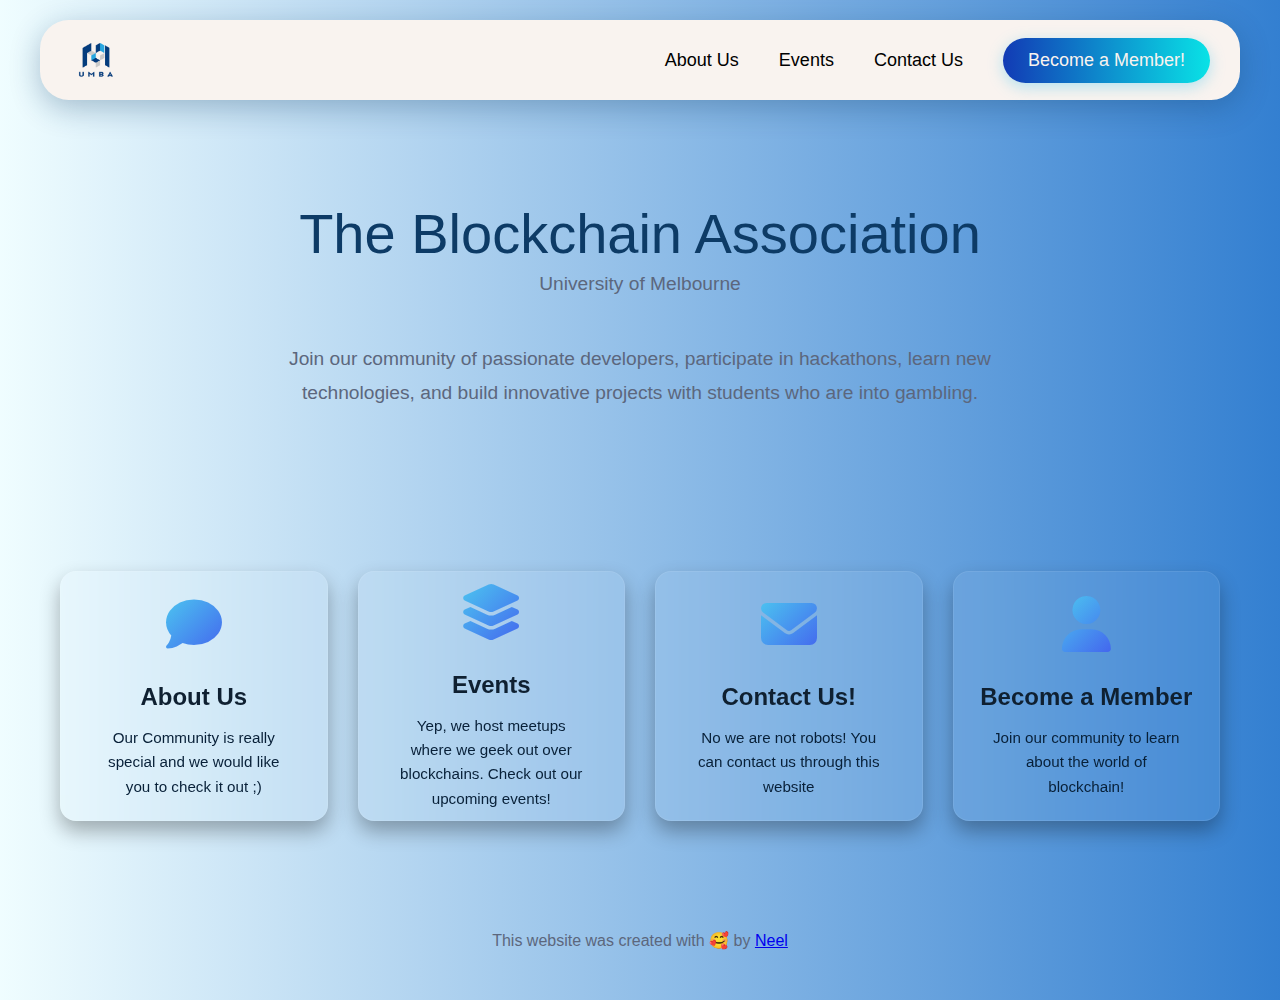
<file: index.html>
<!DOCTYPE html>
<html lang="en">
<head>
    <meta charset="UTF-8">
    <meta name="viewport" content="width=device-width, initial-scale=1.0">
    <link rel="icon" href="/favicon.png" type="image/png">
    <link rel="stylesheet" href="./src/css/block.css">
    <link rel="stylesheet" href="./src/css/navbar.css">
    <link rel="stylesheet" href="https://cdnjs.cloudflare.com/ajax/libs/font-awesome/6.4.0/css/all.min.css">
    <title>Document</title>
</head>
<body>

 <div class="container">
        <!-- Navigation Bar -->
        <nav>
             <a href="./index.html">
            <div class="logo">
                <div class="logo-icon">
                    <img src="./src/img/logo-removebg.png" alt="">
                </div>
                <div class="logo-text"></div>
            </div>
            </a>
            
            <div class="nav-links">
                <a href="./aboutus.html">About Us</a>
                <a href="./events.html">Events</a>
                <a href="./contactus.html">Contact Us</a>
       
          <button class="member-btn">
              <a href="https://umsu.unimelb.edu.au/buddy-up/clubs/clubs-listing/join/9627/" target="_blank">Become a Member!</a>
             </button>

            </div>
            
            <button class="hamburger" id="hamburger">
                <span></span>
                <span></span>
                <span></span>
            </button>
        </nav>
        
        <!-- Mobile Menu -->
        <div class="mobile-menu" id="mobileMenu">
            <a href="./aboutus.html">About Us</a>
            <a href="./events.html">Events</a>
            <a href="./contactus.html">Contact Us</a>
            <a class="member-btn" href="https://umsu.unimelb.edu.au/buddy-up/clubs/clubs-listing/join/9627/" target="_blank">Become a Member!</a>
        </div>
        
        <div class="overlay" id="overlay"></div>
        
        <!-- Hero Section -->
        <div class="hero">
            <span>The Blockchain Association</span>
<p>University of Melbourne</p>
            <p>Join our community of passionate developers, participate in hackathons, learn new technologies, and build innovative projects with students who are into gambling.</p>
            <!-- <div class="hero-btns">
                <a href="#" class="btn primary-btn">Upcoming Events</a>
                <a href="#" class="btn secondary-btn">View Projects</a>
            </div> -->
        </div>
        





            <div class="container">
        
        <div class="grid">
            <a href="./aboutus.html">
            <div class="block">
                <div class="block-icon">
                    <i class="fas fa-comment"></i>
                </div>
                <h3 class="block-title">About Us</h3>
                <p class="block-desc">Our Community is really special and we would like you to check it out ;)</p>
            </div>
            </a>
            <a href="./events.html">
            <div class="block">
                <div class="block-icon">
                    <i class="fas fa-layer-group"></i>
                </div>
                <h3 class="block-title">Events</h3>
                <p class="block-desc">Yep, we host meetups where we geek out over blockchains. Check out our upcoming events!</p>
            </div>
            </a>
            <a href="./contactus.html">
            <div class="block">
                <div class="block-icon">
                    <i class="fas fa-envelope"></i>
                </div>
                <h3 class="block-title">Contact Us!</h3>
                <p class="block-desc">No we are not robots! You can contact us through this website</p>
            </div>
            </a>
            <a href="https://umsu.unimelb.edu.au/buddy-up/clubs/clubs-listing/join/9627/" target="_blank">
            <div class="block">
                <div class="block-icon">
                    <i class="fas fa-user"></i>
                </div>
                <h3 class="block-title">Become a Member</h3>
                <p class="block-desc">Join our community to learn about the world of blockchain!</p>
            </div>
            </a>

            </div>
        

            </div>
        </div>
        

    </div>
        


        <script>
        // Mobile menu toggle
        const hamburger = document.getElementById('hamburger');
        const mobileMenu = document.getElementById('mobileMenu');
        const overlay = document.getElementById('overlay');
        
        hamburger.addEventListener('click', () => {
            hamburger.classList.toggle('active');
            mobileMenu.classList.toggle('active');
            overlay.classList.toggle('active');
        });
        
        overlay.addEventListener('click', () => {
            hamburger.classList.remove('active');
            mobileMenu.classList.remove('active');
            overlay.classList.remove('active');
        });
    </script>
</body>
<footer>This website was created with 🥰 by <a href="https://www.linkedin.com/in/neelanchal-agarkar-2905aa234/">Neel</a></footer>
</html>
<!-- 
----------------------------------------- -->
</file>
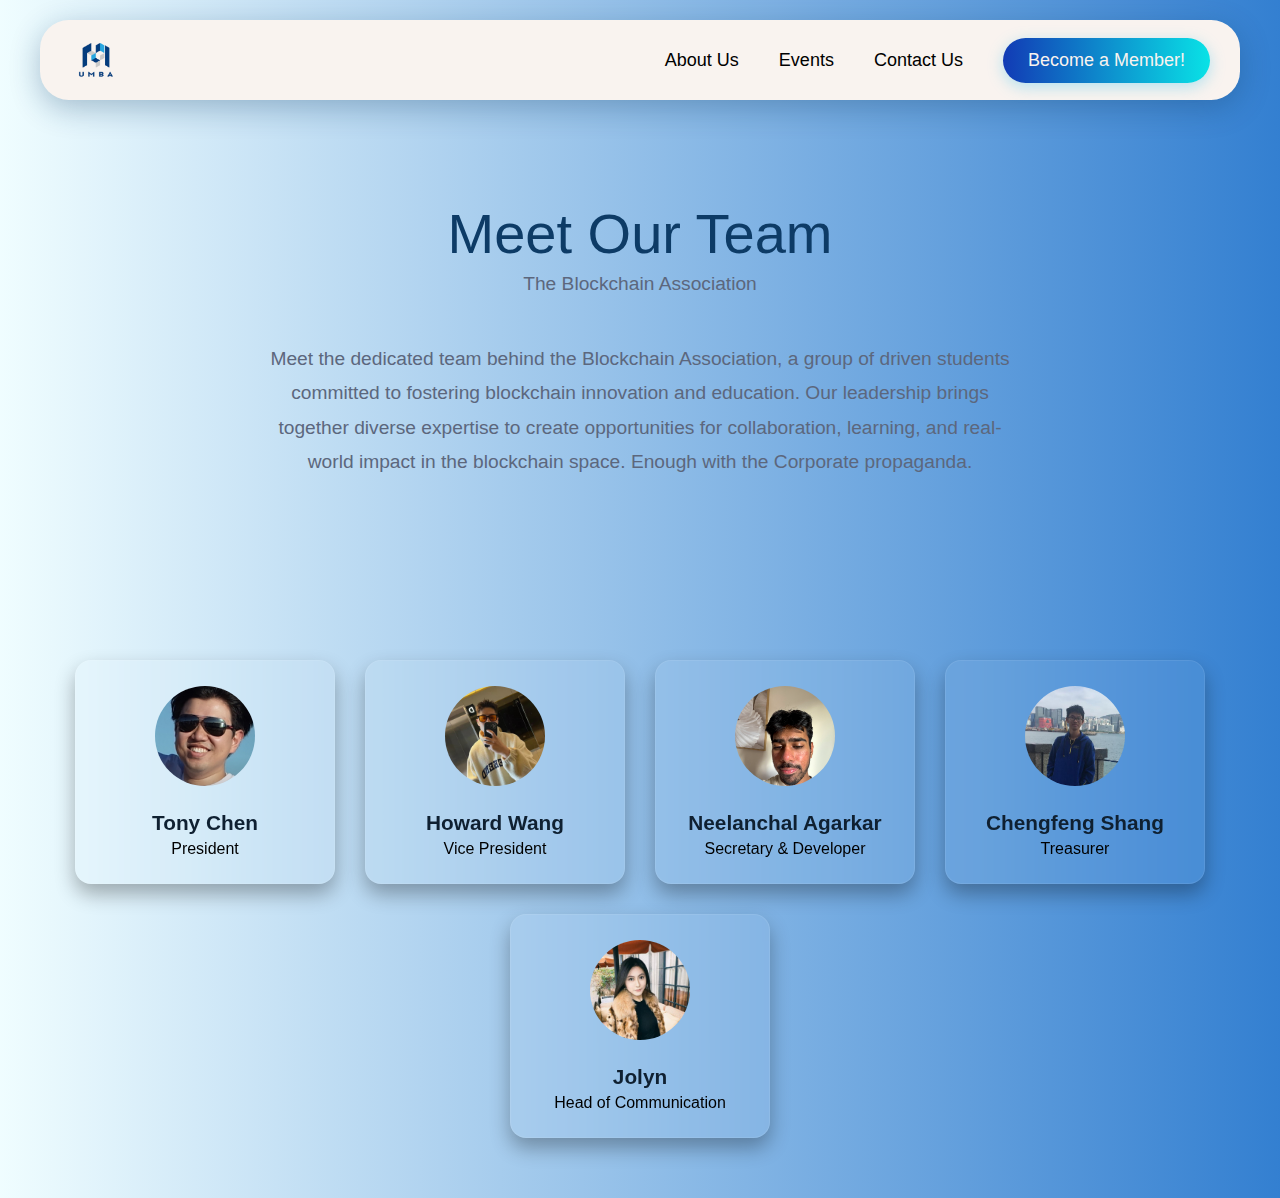
<file: aboutus.html>
<!DOCTYPE html>
<html lang="en">
<head>
    <meta charset="UTF-8">
    <meta name="viewport" content="width=device-width, initial-scale=1.0">
    <link rel="icon" href="/favicon.png" type="image/png">
    <link rel="stylesheet" href="./aboutus/block.css">
    <link rel="stylesheet" href="./aboutus/navbar.css">
    <link rel="stylesheet" href="https://cdnjs.cloudflare.com/ajax/libs/font-awesome/6.4.0/css/all.min.css">
    <title>About Us</title>
</head>
<body>

 <div class="container">
        <!-- Navigation Bar -->
        <nav>
            <a href="./index.html">
            <div class="logo">
                <div class="logo-icon">
                    <img src="./src/img/logo-removebg.png" alt="">
                </div>
                <div class="logo-text"></div>
            </div>
            </a>
            
            <div class="nav-links">
                <a href="./aboutus.html">About Us</a>
                <a href="./events.html">Events</a>
                <a href="./contactus.html">Contact Us</a>

          <button class="member-btn">
              <a href="https://umsu.unimelb.edu.au/buddy-up/clubs/clubs-listing/join/9627/" target="_blank">Become a Member!</a>
             </button>

            </div>
            
            <button class="hamburger" id="hamburger">
                <span></span>
                <span></span>
                <span></span>
            </button>
        </nav>
        
        <!-- Mobile Menu -->
        <div class="mobile-menu" id="mobileMenu">
            <a href="./aboutus.html">About Us</a>
            <a href="./events.html">Events</a>
            <a href="./contactus.html">Contact Us</a>

            <a class="member-btn" href="https://umsu.unimelb.edu.au/buddy-up/clubs/clubs-listing/join/9627/" target="_blank">Become a Member!</a>
        </div>
        
        <div class="overlay" id="overlay"></div>
        
        <!-- Hero Section -->
        <div class="hero">
            <span>Meet Our Team</span>
            <p>The Blockchain Association</p>
            <p>
                Meet the dedicated team behind the Blockchain Association, a group of driven students committed to fostering 
                blockchain innovation and education. Our leadership brings together diverse expertise to create opportunities 
                for collaboration, learning, and real-world impact in the blockchain space. Enough with the Corporate propaganda.
            </p>
            <!-- <div class="hero-btns">
                <a href="#" class="btn primary-btn">Upcoming Events</a>
                <a href="#" class="btn secondary-btn">View Projects</a>
            </div> -->
        </div>
    
         <section class="about-us">
    <div class="content-part1-right">
      <div class="team-member">
        
        <div class="member-card">
          <img src="./aboutus/img/member1.jpg" alt="Tony Chen">
          <h3 class="name">Tony Chen</h3>
          <p class="role">President</p>
        </div>

        <div class="member-card">
          <img src="./aboutus/img/member2.jpg" alt="Howard Wang">
          <h3 class="name">Howard Wang</h3>
          <p class="role">Vice President</p>
        </div>

        <div class="member-card">
          <img src="./aboutus/img/member3.jpg" alt="Neelanchal Agarkar">
          <h3 class="name">Neelanchal Agarkar</h3>
          <p class="role">Secretary & Developer</p>

        </div>

        <div class="member-card">
          <img src="./aboutus/img/member4.jpg" alt="Chengfeng Shang">
          <h3 class="name">Chengfeng Shang</h3>
          <p class="role">Treasurer</p>
        </div>

        <div class="member-card">
          <img src="./aboutus/img/member5.jpg" alt="Jolyn">
          <h3 class="name">Jolyn</h3>
          <p class="role">Head of Communication</p>
        </div>


        <script>
        // Mobile menu toggle
        const hamburger = document.getElementById('hamburger');
        const mobileMenu = document.getElementById('mobileMenu');
        const overlay = document.getElementById('overlay');
        
        hamburger.addEventListener('click', () => {
            hamburger.classList.toggle('active');
            mobileMenu.classList.toggle('active');
            overlay.classList.toggle('active');
        });
        
        overlay.addEventListener('click', () => {
            hamburger.classList.remove('active');
            mobileMenu.classList.remove('active');
            overlay.classList.remove('active');
        });
    </script>
</body>

</html>
<!-- 
----------------------------------------- -->
</file>
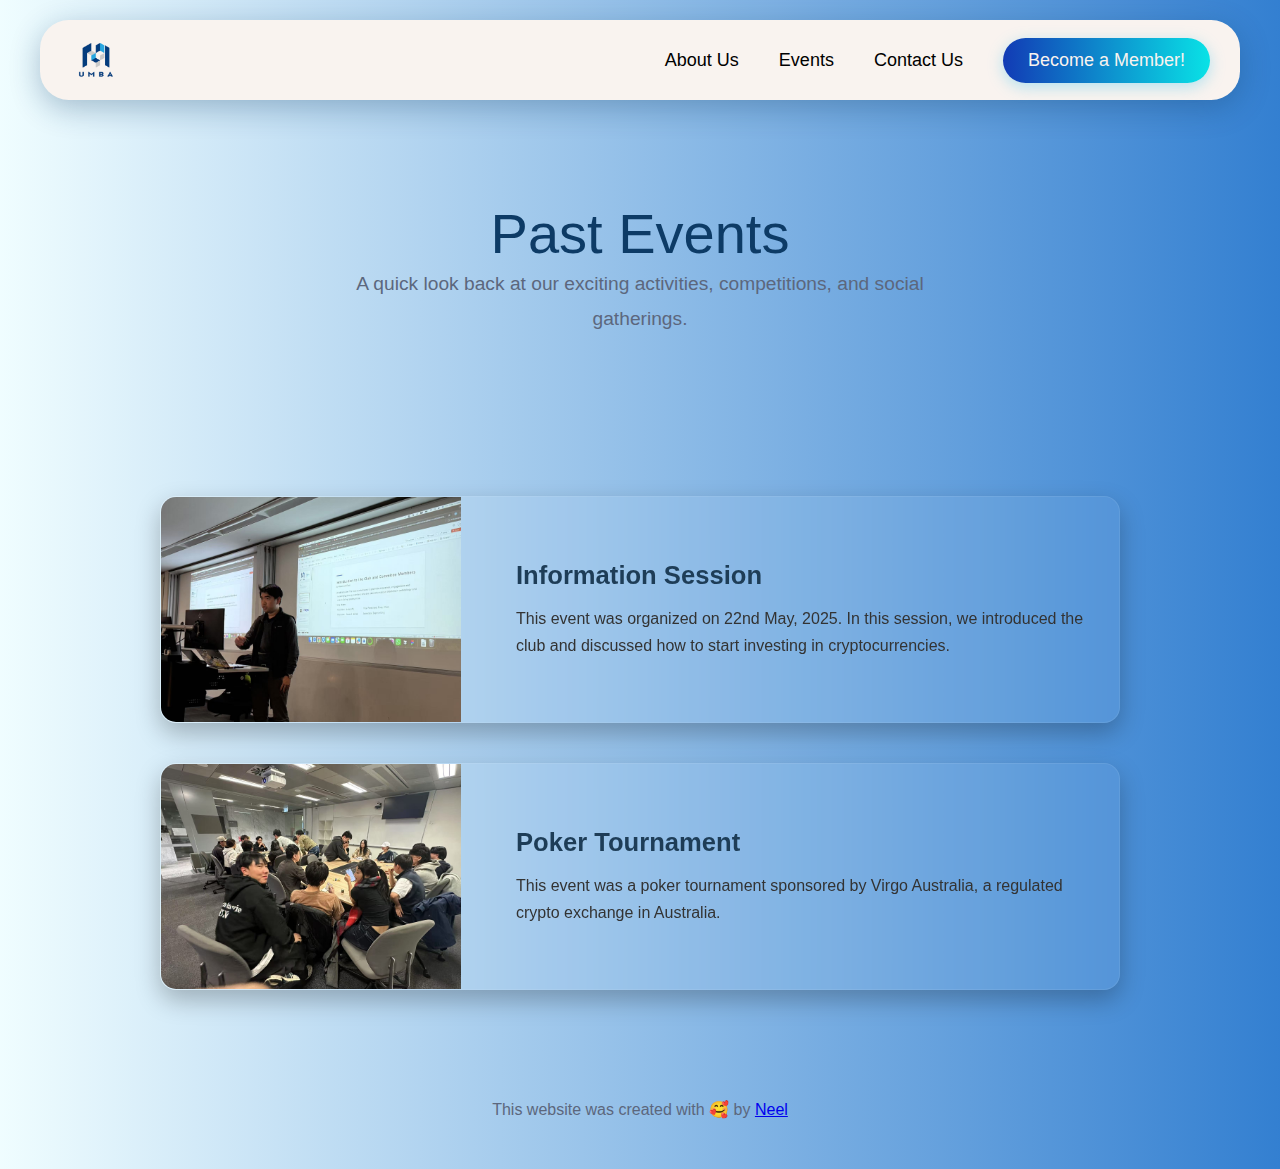
<file: events.html>
<!DOCTYPE html>
<html lang="en">
<head>
  <meta charset="UTF-8" />
  <meta name="viewport" content="width=device-width, initial-scale=1.0" />
  <link rel="icon" href="/favicon.png" type="image/png">
  <link rel="stylesheet" href="./events/main.css" />
  <link rel="stylesheet" href="./events/navbar.css" />
  <link rel="stylesheet" href="./events/events.css">
  <link rel="stylesheet" href="https://cdnjs.cloudflare.com/ajax/libs/font-awesome/6.4.0/css/all.min.css" />
  <title>Events</title>
</head>
<body>

<div class="container">
  <!-- Navigation Bar -->
  <nav>
    <a href="./index.html">
      <div class="logo">
        <div class="logo-icon">
          <img src="./src/img/logo-removebg.png" alt="Logo" />
        </div>
        <div class="logo-text"></div>
      </div>
    </a>

    <div class="nav-links">
      <a href="./aboutus.html">About Us</a>
      <a href="./events.html">Events</a>
      <a href="./contactus.html">Contact Us</a>
      <button class="member-btn">
        <a href="https://umsu.unimelb.edu.au/buddy-up/clubs/clubs-listing/join/9627/" target="_blank">
          Become a Member!
        </a>
      </button>
    </div>

    <button class="hamburger" id="hamburger">
      <span></span>
      <span></span>
      <span></span>
    </button>
  </nav>

  <!-- Mobile Menu -->
  <div class="mobile-menu" id="mobileMenu">
    <a href="./aboutus.html">About Us</a>
    <a href="./events.html">Events</a>
    <a href="./contactus.html">Contact Us</a>
    <a class="member-btn" href="https://umsu.unimelb.edu.au/buddy-up/clubs/clubs-listing/join/9627/" target="_blank">Become a Member!</a>
  </div>
  <div class="overlay" id="overlay"></div>

  <!-- Events Hero -->
  <header class="hero">
    <span>Past Events</span>
    <p class="subtitle">A quick look back at our exciting activities, competitions, and social gatherings.</p>
  </header>

  <!-- Events Content -->
  <section class="events-section">
    <div class="event-card">
      <img src="./events/images/event1_1.jpg" alt="Information Session" />
      <div class="event-content">
        <h2>Information Session</h2>
        <p>This event was organized on 22nd May, 2025. In this session, we introduced the club and discussed how to start investing in cryptocurrencies.</p>
      </div>
    </div>

    <div class="event-card">
      <img src="./events/images/event2 1.jpg" alt="Poker Tournament" />
      <div class="event-content">
        <h2>Poker Tournament</h2>
        <p>This event was a poker tournament sponsored by Virgo Australia, a regulated crypto exchange in Australia.</p>
      </div>
    </div>
  </section>

</div>

<script>
  const hamburger = document.getElementById('hamburger');
  const mobileMenu = document.getElementById('mobileMenu');
  const overlay = document.getElementById('overlay');

  hamburger.addEventListener('click', () => {
    hamburger.classList.toggle('active');
    mobileMenu.classList.toggle('active');
    overlay.classList.toggle('active');
  });

  overlay.addEventListener('click', () => {
    hamburger.classList.remove('active');
    mobileMenu.classList.remove('active');
    overlay.classList.remove('active');
  });
</script>
</body>
<footer>This website was created with 🥰 by <a href="https://www.linkedin.com/in/neelanchal-agarkar-2905aa234/">Neel</a></footer>
</html>
</file>
<file: src/css/block.css>
/* 
        body {
            background: linear-gradient(135deg, #1a1a2e 0%, #16213e 100%);
            color: #fff;
            min-height: 100vh;
            padding: 40px 20px;
        } */

        .container {
            max-width: 1200px;
            margin: 0 auto;
        }

        header {
            text-align: center;
            margin-bottom: 50px;
            padding: 20px;
        }

        h1 {
            font-size: 3rem;
            margin-bottom: 10px;
            background: linear-gradient(90deg, #4cc9f0, #4361ee);
            -webkit-background-clip: text;
            -webkit-text-fill-color: transparent;
            text-shadow: 0 2px 10px rgba(76, 201, 240, 0.2);
        }

        .subtitle {
            font-size: 1.2rem;
            color: #212b2f;
            max-width: 600px;
            margin: 0 auto 30px;
            line-height: 1.6;
        }

        .grid {
            display: grid;
            grid-template-columns: repeat(auto-fill, minmax(250px, 1fr));
            gap: 30px;
            padding: 20px;
        }
        .block {
            background: rgba(255, 255, 255, 0.05);
            border-radius: 16px;
            padding: 35px 25px;
            text-align: center;
            transition: all 0.4s cubic-bezier(0.175, 0.885, 0.32, 1.275);
            position: relative;
            overflow: hidden;
            box-shadow: 0 10px 20px rgba(0, 0, 0, 0.3);
            backdrop-filter: blur(10px);
            border: 1px solid rgba(255, 255, 255, 0.08);
            cursor: pointer;
            height: 250px;
            display: flex;
            flex-direction: column;
            justify-content: center;
            align-items: center;
        }

        .block::before {
            content: '';
            position: absolute;
            top: -2px;
            left: -2px;
            right: -2px;
            bottom: -2px;
background: linear-gradient(90deg,rgba(148, 140, 255, 1) 0%, rgba(18, 59, 181, 1) 0%, rgba(9, 226, 230, 1) 100%, rgba(72, 217, 202, 1) 100%);

            z-index: -1;
            border-radius: 18px;
            opacity: 0;
            transition: opacity 0.4s ease;
        }

        .block:hover {
            transform: translateY(-15px) scale(1.05);
            box-shadow: 0 20px 40px rgba(0, 0, 0, 0.4);
            background: rgba(255, 255, 255, 0.08);
            border: 1px solid rgba(255, 255, 255, 0.15);
        }

        .block:hover::before {
            opacity: 1;
        }

        .block-icon {
            font-size: 3.5rem;
            margin-bottom: 25px;
            transition: all 0.4s ease;
            background: linear-gradient(135deg, #4cc9f0, #4361ee);
            -webkit-background-clip: text;
            -webkit-text-fill-color: transparent;
        }

        .block:hover .block-icon {
            transform: scale(1.2);
        }

        .block-title {
            font-size: 1.5rem;
            font-weight: 600;
            margin-bottom: 15px;
            color: #0f2031;
        }

        .block-desc {
            font-size: 0.95rem;
            color: #082038;
            line-height: 1.6;
            max-width: 90%;
        }

        .block:hover .block-desc {
            color: #e9ecef;
        }

        @media (max-width: 768px) {
            .grid {
                grid-template-columns: repeat(auto-fill, minmax(220px, 1fr));
                gap: 20px;
            }
            
            h1 {
                font-size: 2.2rem;
            }
        }
</file>
<file: src/css/navbar.css>
* {
            margin: 0;
            padding: 0;
            box-sizing: border-box;
            font-family: 'Segoe UI', Tahoma, Geneva, Verdana, sans-serif;
        }

        body {
            background: linear-gradient(90deg, hsla(187, 100%, 97%, 1) 0%, hsla(211, 63%, 51%, 1) 100%);

            min-height: 100vh;
            padding: 20px;
            color: #333;
        }

        .container {
            max-width: 1200px;
            margin: 0 auto;
        }

        .grid a {
            text-decoration: none;
        }

        /* Navigation Bar */
        nav {
            background: #F9F3EF;
            border-radius: 1.8em;
            box-shadow: 0 8px 30px rgba(13, 59, 102, 0.3);
            padding: 0 30px;
            display: flex;
            justify-content: space-between;
            align-items: center;
            height: 80px;
            position: relative;
        }
        .logo-icon {
            width: 50px;
            height: 50px;
            display: flex;
            align-items: center;
            justify-content: center;
            overflow: hidden;

        }

        .logo-icon img {
            width: 100%;
            height: 100%;
            object-fit: contain;
            padding: 5px;
        }

        .nav-links {
            display: flex;
            gap: 40px;
            align-items: center;
        }

        .nav-links a {
            color: black;
            text-decoration: none;
            font-size: 18px;
            font-weight: 500;
            transition: all 0.3s ease;
            position: relative;
            padding: 5px 0;
        }

        .nav-links a:hover {
            color: #1e70d4;
        }

        .nav-links a::after {
            content: '';
            position: absolute;
            bottom: 0;
            left: 0;
            width: 0;
            height: 3px;
            background: #1e70d4;
            border-radius: 10px;
            transition: width 0.3s ease;
        }

        .nav-links a:hover::after {
            width: 100%;
        }


        .member-btn {
background: linear-gradient(90deg,rgba(148, 140, 255, 1) 0%, rgba(18, 59, 181, 1) 0%, rgba(9, 226, 230, 1) 100%, rgba(72, 217, 202, 1) 100%);
            color: white;
            border: none;
            padding: 12px 25px;
            border-radius: 30px;
            font-size: 16px;
            font-weight: 600;
            cursor: pointer;
            transition: all 0.3s ease;
            box-shadow: 0 4px 15px rgba(76, 201, 240, 0.4);
        }

        .member-btn:hover {
            transform: translateY(-3px);

            box-shadow: 0 6px 20px rgba(76, 201, 240, 0.6);
        }

        /* EIther keep the "become a member' button as white or black */
        .member-btn a {
            color: #F9F3EF;
        }

        /* ------------- */
        .member-btn a:hover {
            color: #f8f9fa;
        }

        /* Hamburger Menu */
        .hamburger {
            display: none;
            cursor: pointer;
            background: transparent;
            border: none;
            z-index: 1000;
        }

        .hamburger span {
            display: block;
            width: 30px;
            height: 3px;
            background: rgb(25, 105, 218);
            margin: 6px 0;
            border-radius: 3px;
            transition: all 0.3s ease;
        }

        /* Mobile Menu */
        .mobile-menu {
            position: fixed;
            top: 0;
            right: -100%;
            width: 280px;
            height: 100vh;
            background: #0d3b66;
            z-index: 900;
            transition: all 0.4s ease;
            box-shadow: -5px 0 25px rgba(0, 0, 0, 0.2);
            display: flex;
            flex-direction: column;
            padding: 100px 30px 30px;
        }

        .mobile-menu.active {
            right: 0;
        }

        .mobile-menu a {
            color: rgba(255, 255, 255, 0.85);
            text-decoration: none;
            font-size: 20px;
            padding: 15px 0;
            border-bottom: 1px solid rgba(255, 255, 255, 0.1);
            transition: all 0.3s ease;
        }

        .mobile-menu a:hover {
            color: white;
            padding-left: 10px;
        }

        .mobile-menu .member-btn {
            margin-top: 30px;
            width: 100%;
            text-align: center;
        }

        .overlay {
            position: fixed;
            top: 0;
            left: 0;
            width: 100%;
            height: 100%;
            background: rgba(0, 0, 0, 0.5);
            backdrop-filter: blur(5px);
            z-index: 800;
            display: none;
        }

        .overlay.active {
            display: block;
        }

        /* Hero Section */
        .hero {
            text-align: center;
            padding: 80px 20px;
            max-width: 800px;
            margin: 20px auto;
        }

        .hero span {
            font-size: 3.5rem;
            color: #0d3b66;
            margin-bottom: 10px;
            line-height: 1.2;
        }

        .hero p {
            font-size: 1.2rem;
            color: #5c677d;
            line-height: 1.8;
            margin-bottom: 40px;
        }

        .hero-btns {
            display: flex;
            justify-content: center;
            gap: 20px;
        }

        .btn {
            padding: 15px 35px;
            border-radius: 30px;
            font-size: 18px;
            font-weight: 600;
            text-decoration: none;
            transition: all 0.3s ease;
        }

        .primary-btn {
            background: #0d3b66;
            color: white;
            box-shadow: 0 4px 15px rgba(13, 59, 102, 0.3);
        }

        .primary-btn:hover {
            background: #0a2a4a;
            transform: translateY(-3px);
        }

        .secondary-btn {
            background: white;
            color: #0d3b66;
            border: 2px solid #0d3b66;
        }

        .secondary-btn:hover {
            background: #f8f9fa;
            transform: translateY(-3px);
        }

        /* Responsive Styles */
        @media (max-width: 900px) {
            .nav-links {
                gap: 25px;
            }
            
            .nav-links a {
                font-size: 16px;
            }
            
            .member-btn {
                padding: 10px 20px;
                font-size: 14px;
            }
        }

        @media (max-width: 768px) {
            nav {
                padding: 0 20px;
            }
            
            .hamburger {
                display: block;
            }
            
            .nav-links {
                display: none;
            }
            
            .hero h1 {
                font-size: 2.8rem;
            }
        }

        @media (max-width: 480px) {
            .logo-text {
                font-size: 20px;
            }
            
            .hero h1 {
                font-size: 2.2rem;
            }
            
            .hero p {
                font-size: 1rem;
            }
            
            .hero-btns {
                flex-direction: column;
                align-items: center;
            }
            
            .btn {
                width: 100%;
                max-width: 300px;
                text-align: center;
            }
        }

        /* Animation for hamburger icon when active */
        .hamburger.active span:nth-child(1) {
            transform: translateY(9px) rotate(45deg);
        }

        .hamburger.active span:nth-child(2) {
            opacity: 0;
        }

        .hamburger.active span:nth-child(3) {
            transform: translateY(-9px) rotate(-45deg);
        }

        /* Footer */
        footer {
            text-align: center;
            padding: 30px;
            color: #5c677d;
            margin-top: 60px;
        }
</file>
<file: aboutus/block.css>
.container {
            max-width: 1200px;
            margin: 0 auto;
        }

        header {
            text-align: center;
            margin-bottom: 50px;
            padding: 20px;
        }

        h1 {
            font-size: 3rem;
            margin-bottom: 10px;
            background: linear-gradient(90deg, #4cc9f0, #4361ee);
            /* -webkit-background-clip: text;
            -webkit-text-fill-color: transparent; */
            text-shadow: 0 2px 10px rgba(76, 201, 240, 0.2);
        }

        .subtitle {
            font-size: 1.2rem;
            color: #212b2f;
            max-width: 600px;
            margin: 0 auto 30px;
            line-height: 1.6;
        }

        .grid {
            display: grid;
            grid-template-columns: repeat(auto-fill, minmax(250px, 1fr));
            gap: 30px;
            padding: 20px;
        }


        @media (max-width: 768px) {
            .grid {
                grid-template-columns: repeat(auto-fill, minmax(220px, 1fr));
                gap: 20px;
            }
            
            h1 {
                font-size: 2.2rem;
            }
        }
    /* body {
        margin: 0;
        font-family: 'Segoe UI', Tahoma, Geneva, Verdana, sans-serif;
        background: #0f0f1c;
        color: #fff;
        display: flex;
        justify-content: center;
        align-items: center;
        min-height: 100vh;
        } */

        .about-us {
        padding: 40px 10px;
        max-width: 1200px;
        margin: 0 auto;
        }

        .team-member {
  display: flex;
  flex-wrap: wrap;
  justify-content: center;
  gap: 30px;
}

.member-card {
  flex: 0 0 calc(25% - 23px); /* 4 per row, accounting for gap */
  min-width: 220px;
  max-width: 260px;
}
.hero {
  text-align: center;
  padding: 30px 20px;   /* reduced from 80px */
  max-width: 800px;
  margin: 10px auto;    /* reduce top/bottom margin */
}

        .member-card {
        background: rgba(255, 255, 255, 0.05);
        border-radius: 16px;
        padding: 25px 20px;
        text-align: center;
        transition: all 0.4s cubic-bezier(0.175, 0.885, 0.32, 1.275);
        position: relative;
        overflow: hidden;
        box-shadow: 0 10px 20px rgba(0, 0, 0, 0.3);
        backdrop-filter: blur(10px);
        border: 1px solid rgba(255, 255, 255, 0.08);
        cursor: pointer;
        height: 100%;
        display: flex;
        flex-direction: column;
        justify-content: center;
        align-items: center;
        }

        .team-hero {
  padding-top: 30px;    /* Reduce from a high value (like 80px) */
  padding-bottom: 20px; /* Reduce bottom as well */
}
        .member-card::before {
        content: '';
        position: absolute;
        top: -2px;
        left: -2px;
        right: -2px;
        bottom: -2px;
        background: linear-gradient(90deg, rgba(148, 140, 255, 1) 0%, rgba(18, 59, 181, 1) 0%, rgba(9, 226, 230, 1) 100%);
        z-index: -1;
        border-radius: 18px;
        opacity: 0;
        transition: opacity 0.4s ease;
        }

        .member-card:hover {
        transform: translateY(-15px) scale(1.05);
        background: rgba(255, 255, 255, 0.08);
        border: 1px solid rgba(255, 255, 255, 0.15);
        box-shadow: 0 20px 40px rgba(0, 0, 0, 0.4);
        }

        .member-card:hover::before {
        opacity: 1;
        }

        .member-card img {
        width: 100px;
        height: 100px;
        object-fit: cover;
        border-radius: 50%;
        margin-bottom: 15px;
        transition: transform 0.4s ease;
        }

        .member-card:hover img {
        transform: scale(1.1);
        }

        .member-card h3 {
  font-size: 1.3rem;
  font-weight: 600;
  color: #0f2031;
  margin-bottom: 5px; /* Adjusts space between name and role */
  margin-top: 10px;    /* Adjusts space between image and name */
  text-align: center;
}
.member-card p {
  font-size: 1rem;
  color: #000; /* Text underneath the name is now black */
  margin: 0;
  text-align: center;
}
        .name {
        font-size: 1.3rem;
        font-weight: 600;
        color: #ffffff;
        margin-bottom: 8px;
        }

        .role {
        font-size: 1rem;
        color: #ccc;
        transition: color 0.3s;
        }

        .member-card:hover .role {
        color: #e9ecef;
        }
</file>
<file: aboutus/navbar.css>
* {
            margin: 0;
            padding: 0;
            box-sizing: border-box;
            font-family: 'Segoe UI', Tahoma, Geneva, Verdana, sans-serif;
        }

        body {
background: linear-gradient(90deg, hsla(187, 100%, 97%, 1) 0%, hsla(211, 63%, 51%, 1) 100%);

            min-height: 100vh;
            padding: 20px;
            color: #333;

        }

        .container {
            max-width: 1200px;
            margin: 0 auto;
        }

        /* Navigation Bar */
        nav {
            background: #F9F3EF;
            border-radius: 1.8em;
            box-shadow: 0 8px 30px rgba(13, 59, 102, 0.3);
            padding: 0 30px;
            display: flex;
            justify-content: space-between;
            align-items: center;
            height: 80px;
            position: relative;
        }
        .logo-icon {
            width: 50px;
            height: 50px;
            display: flex;
            align-items: center;
            justify-content: center;
            overflow: hidden;

        }

        .logo-icon img {
            width: 100%;
            height: 100%;
            object-fit: contain;
            padding: 5px;
        }

        .nav-links {
            display: flex;
            gap: 40px;
            align-items: center;
        }

        .nav-links a {
            color: black;
            text-decoration: none;
            font-size: 18px;
            font-weight: 500;
            transition: all 0.3s ease;
            position: relative;
            padding: 5px 0;
        }

        .nav-links a:hover {
            color: #1e70d4;
        }

        .nav-links a::after {
            content: '';
            position: absolute;
            bottom: 0;
            left: 0;
            width: 0;
            height: 3px;
            background: #1e70d4;
            border-radius: 10px;
            transition: width 0.3s ease;
        }

        .nav-links a:hover::after {
            width: 100%;
        }


        .member-btn {
background: linear-gradient(90deg,rgba(148, 140, 255, 1) 0%, rgba(18, 59, 181, 1) 0%, rgba(9, 226, 230, 1) 100%, rgba(72, 217, 202, 1) 100%);
            color: white;
            border: none;
            padding: 12px 25px;
            border-radius: 30px;
            font-size: 16px;
            font-weight: 600;
            cursor: pointer;
            transition: all 0.3s ease;
            box-shadow: 0 4px 15px rgba(76, 201, 240, 0.4);
        }

        .member-btn:hover {
            transform: translateY(-3px);
            box-shadow: 0 6px 20px rgba(76, 201, 240, 0.6);
        }

        /* Hamburger Menu */
        .hamburger {
            display: none;
            cursor: pointer;
            background: transparent;
            border: none;
            z-index: 1000;
        }


        .member-btn a {
            color: #F9F3EF;
        }

        .hamburger span {
            display: block;
            width: 30px;
            height: 3px;
          
            background: rgb(25, 105, 218);
            margin: 6px 0;
            border-radius: 3px;
            transition: all 0.3s ease;
        }

        /* Mobile Menu */
        .mobile-menu {
            position: fixed;
            top: 0;
            right: -100%;
            width: 280px;
            height: 100vh;
            background: #0d3b66;
            z-index: 900;
            transition: all 0.4s ease;
            box-shadow: -5px 0 25px rgba(0, 0, 0, 0.2);
            display: flex;
            flex-direction: column;
            padding: 100px 30px 30px;
        }

        .mobile-menu.active {
            right: 0;
        }

        .mobile-menu a {
            color: rgba(255, 255, 255, 0.85);
            text-decoration: none;
            font-size: 20px;
            padding: 15px 0;
            border-bottom: 1px solid rgba(255, 255, 255, 0.1);
            transition: all 0.3s ease;
        }

        .mobile-menu a:hover {
            color: white;
            padding-left: 10px;
        }

        .mobile-menu .member-btn {
            margin-top: 30px;
            width: 100%;
            text-align: center;
        }
        .member-btn a:hover {
            color: #f8f9fa;
        }
        .overlay {
            position: fixed;
            top: 0;
            left: 0;
            width: 100%;
            height: 100%;
            background: rgba(0, 0, 0, 0.5);
            backdrop-filter: blur(5px);
            z-index: 800;
            display: none;
        }

        .overlay.active {
            display: block;
        }

        /* Hero Section */
        .hero {
            text-align: center;
            padding: 80px 20px;
            max-width: 800px;
            margin: 20px auto;
        }

        .hero span {
            font-size: 3.5rem;
            color: #0d3b66;
            margin-bottom: 10px;
            line-height: 1.2;
        }

        .hero p {
            font-size: 1.2rem;
            color: #5c677d;
            line-height: 1.8;
            margin-bottom: 40px;
        }

        .hero-btns {
            display: flex;
            justify-content: center;
            gap: 20px;
        }

        .btn {
            padding: 15px 35px;
            border-radius: 30px;
            font-size: 18px;
            font-weight: 600;
            text-decoration: none;
            transition: all 0.3s ease;
        }

        .primary-btn {
            background: #0d3b66;
            color: white;
            box-shadow: 0 4px 15px rgba(13, 59, 102, 0.3);
        }

        .primary-btn:hover {
            background: #0a2a4a;
            transform: translateY(-3px);
        }

        .secondary-btn {
            background: white;
            color: #0d3b66;
            border: 2px solid #0d3b66;
        }

        .secondary-btn:hover {
            background: #f8f9fa;
            transform: translateY(-3px);
        }

        /* Responsive Styles */
        @media (max-width: 900px) {
            .nav-links {
                gap: 25px;
            }
            
            .nav-links a {
                font-size: 16px;
            }
            
            .member-btn {
                padding: 10px 20px;
                font-size: 14px;
            }
        }

        @media (max-width: 768px) {
            nav {
                padding: 0 20px;
            }
            
            .hamburger {
                display: block;
            }
            
            .nav-links {
                display: none;
            }
            
            .hero h1 {
                font-size: 2.8rem;
            }
        }

        @media (max-width: 480px) {
            .logo-text {
                font-size: 20px;
            }
            
            .hero h1 {
                font-size: 2.2rem;
            }
            
            .hero p {
                font-size: 1rem;
            }
            
            .hero-btns {
                flex-direction: column;
                align-items: center;
            }
            
            .btn {
                width: 100%;
                max-width: 300px;
                text-align: center;
            }
        }

        /* Animation for hamburger icon when active */
        .hamburger.active span:nth-child(1) {
            transform: translateY(9px) rotate(45deg);
        }

        .hamburger.active span:nth-child(2) {
            opacity: 0;
        }

        .hamburger.active span:nth-child(3) {
            transform: translateY(-9px) rotate(-45deg);
        }

        /* Footer */
        footer {
            text-align: center;
            padding: 30px;
            color: #5c677d;
            margin-top: 60px;
        }
</file>
<file: events/main.css>
/* 
        body {
            background: linear-gradient(135deg, #1a1a2e 0%, #16213e 100%);
            color: #fff;
            min-height: 100vh;
            padding: 40px 20px;
        } */

        .container {
            max-width: 1200px;
            margin: 0 auto;
        }

        header {
            text-align: center;
            margin-bottom: 50px;
            padding: 20px;
        }

        h1 {
            font-size: 3.5rem;
            color: #0d3b66;
            margin-bottom: 10px;
            line-height: 1.2;
        }
        .subtitle {
            font-size: 1.2rem;
            color: #212b2f;
            max-width: 600px;
            margin: 0 auto 30px;
            line-height: 1.6;
        }

        .grid {
            display: grid;
            grid-template-columns: repeat(auto-fill, minmax(250px, 1fr));
            gap: 30px;
            padding: 20px;
        }

        .block {
            background: rgba(255, 255, 255, 0.05);
            border-radius: 16px;
            padding: 35px 25px;
            text-align: center;
            transition: all 0.4s cubic-bezier(0.175, 0.885, 0.32, 1.275);
            position: relative;
            overflow: hidden;
            box-shadow: 0 10px 20px rgba(0, 0, 0, 0.3);
            backdrop-filter: blur(10px);
            border: 1px solid rgba(255, 255, 255, 0.08);
            cursor: pointer;
            height: 250px;
            display: flex;
            flex-direction: column;
            justify-content: center;
            align-items: center;
        }

        .block::before {
            content: '';
            position: absolute;
            top: -2px;
            left: -2px;
            right: -2px;
            bottom: -2px;
background: linear-gradient(90deg,rgba(148, 140, 255, 1) 0%, rgba(18, 59, 181, 1) 0%, rgba(9, 226, 230, 1) 100%, rgba(72, 217, 202, 1) 100%);

            z-index: -1;
            border-radius: 18px;
            opacity: 0;
            transition: opacity 0.4s ease;
        }

        .block:hover {
            transform: translateY(-15px) scale(1.05);
            box-shadow: 0 20px 40px rgba(0, 0, 0, 0.4);
            background: rgba(255, 255, 255, 0.08);
            border: 1px solid rgba(255, 255, 255, 0.15);
        }

        .block:hover::before {
            opacity: 1;
        }

        .block-icon {
            font-size: 3.5rem;
            margin-bottom: 25px;
            transition: all 0.4s ease;
            background: linear-gradient(135deg, #4cc9f0, #4361ee);
            -webkit-background-clip: text;
            -webkit-text-fill-color: transparent;
        }

        .block:hover .block-icon {
            transform: scale(1.2);
        }

        .block-title {
            font-size: 1.5rem;
            font-weight: 600;
            margin-bottom: 15px;
            color: #0f2031;
        }

        .block-desc {
            font-size: 0.95rem;
            color: #082038;
            line-height: 1.6;
            max-width: 90%;
        }

        .block:hover .block-desc {
            color: #e9ecef;
        }

        @media (max-width: 768px) {
            .grid {
                grid-template-columns: repeat(auto-fill, minmax(220px, 1fr));
                gap: 20px;
            }
            
            h1 {
                font-size: 2.2rem;
            }
        }
</file>
<file: events/navbar.css>
* {
            margin: 0;
            padding: 0;
            box-sizing: border-box;
            font-family: 'Segoe UI', Tahoma, Geneva, Verdana, sans-serif;
        }

        body {
background: linear-gradient(90deg, hsla(187, 100%, 97%, 1) 0%, hsla(211, 63%, 51%, 1) 100%);

            min-height: 100vh;
            padding: 20px;
            color: #333;
        }

        .container {
            max-width: 1200px;
            margin: 0 auto;
        }


        /* Navigation Bar */
        nav {
            background: #F9F3EF;
            border-radius: 1.8em;
            box-shadow: 0 8px 30px rgba(13, 59, 102, 0.3);
            padding: 0 30px;
            display: flex;
            justify-content: space-between;
            align-items: center;
            height: 80px;
            position: relative;
        }
        .logo-icon {
            width: 50px;
            height: 50px;
            display: flex;
            align-items: center;
            justify-content: center;
            overflow: hidden;

        }

        .logo-icon img {
            width: 100%;
            height: 100%;
            object-fit: contain;
            padding: 5px;
        }

        .nav-links {
            display: flex;
            gap: 40px;
            align-items: center;
        }

        .nav-links a {
            color: black;
            text-decoration: none;
            font-size: 18px;
            font-weight: 500;
            transition: all 0.3s ease;
            position: relative;
            padding: 5px 0;
        }

        .nav-links a:hover {
            color: #1e70d4;
        }

        .nav-links a::after {
            content: '';
            position: absolute;
            bottom: 0;
            left: 0;
            width: 0;
            height: 3px;
            background: #1e70d4;
            border-radius: 10px;
            transition: width 0.3s ease;
        }

        .nav-links a:hover::after {
            width: 100%;
        }


        .member-btn {
background: linear-gradient(90deg,rgba(148, 140, 255, 1) 0%, rgba(18, 59, 181, 1) 0%, rgba(9, 226, 230, 1) 100%, rgba(72, 217, 202, 1) 100%);
         
            border: none;
            padding: 12px 25px;
            border-radius: 30px;
            font-size: 16px;
            font-weight: 600;
            cursor: pointer;
            transition: all 0.3s ease;
            box-shadow: 0 4px 15px rgba(76, 201, 240, 0.4);
        }

        .member-btn a {
            color: #F9F3EF;
        }

        .member-btn:hover {
            transform: translateY(-3px);
            box-shadow: 0 6px 20px rgba(76, 201, 240, 0.6);
        }

        /* Hamburger Menu */
        .hamburger {
            display: none;
            cursor: pointer;
            background: transparent;
            border: none;
            z-index: 1000;
        }

        .hamburger span {
            display: block;
            width: 30px;
            height: 3px;

            background: rgb(25, 105, 218);
            margin: 6px 0;
            border-radius: 3px;
            transition: all 0.3s ease;
        }

        /* Mobile Menu */
        .mobile-menu {
            position: fixed;
            top: 0;
            right: -100%;
            width: 280px;
            height: 100vh;
            background: #0d3b66;
            z-index: 900;
            transition: all 0.4s ease;
            box-shadow: -5px 0 25px rgba(0, 0, 0, 0.2);
            display: flex;
            flex-direction: column;
            padding: 100px 30px 30px;
        }

        .mobile-menu.active {
            right: 0;
        }

        .mobile-menu a {
            color: rgba(255, 255, 255, 0.85);
            text-decoration: none;
            font-size: 20px;
            padding: 15px 0;
            border-bottom: 1px solid rgba(255, 255, 255, 0.1);
            transition: all 0.3s ease;
        }

        .mobile-menu a:hover {
            color: white;
            padding-left: 10px;
        }

        .mobile-menu .member-btn {
            margin-top: 30px;
            width: 100%;
            text-align: center;
        }
        .member-btn a:hover {
            color: #f8f9fa;
        }
        .overlay {
            position: fixed;
            top: 0;
            left: 0;
            width: 100%;
            height: 100%;
            background: rgba(0, 0, 0, 0.5);
            backdrop-filter: blur(5px);
            z-index: 800;
            display: none;
        }

        .overlay.active {
            display: block;
        }

        /* Hero Section */
        .hero {
            text-align: center;
            padding: 80px 20px;
            max-width: 800px;
            margin: 20px auto;
        }

        .hero span {
            font-size: 3.5rem;
            color: #0d3b66;
            margin-bottom: 10px;
            line-height: 1.2;
        }

        .hero p {
            font-size: 1.2rem;
            color: #5c677d;
            line-height: 1.8;
            margin-bottom: 40px;
        }

        .hero-btns {
            display: flex;
            justify-content: center;
            gap: 20px;
        }

        .btn {
            padding: 15px 35px;
            border-radius: 30px;
            font-size: 18px;
            font-weight: 600;
            text-decoration: none;
            transition: all 0.3s ease;
        }

        .primary-btn {
            background: #0d3b66;
            color: white;
            box-shadow: 0 4px 15px rgba(13, 59, 102, 0.3);
        }

        .primary-btn:hover {
            background: #0a2a4a;
            transform: translateY(-3px);
        }

        .secondary-btn {
            background: white;
            color: #0d3b66;
            border: 2px solid #0d3b66;
        }

        .secondary-btn:hover {
            background: #f8f9fa;
            transform: translateY(-3px);
        }

        /* Responsive Styles */
        @media (max-width: 900px) {
            .nav-links {
                gap: 25px;
            }
            
            .nav-links a {
                font-size: 16px;
            }
            
            .member-btn {
                padding: 10px 20px;
                font-size: 14px;
            }
        }

        @media (max-width: 768px) {
            nav {
                padding: 0 20px;
            }
            
            .hamburger {
                display: block;
            }
            
            .nav-links {
                display: none;
            }
            
            .hero h1 {
                font-size: 2.8rem;
            }
        }

        @media (max-width: 480px) {
            .logo-text {
                font-size: 20px;
            }
            
            .hero h1 {
                font-size: 2.2rem;
            }
            
            .hero p {
                font-size: 1rem;
            }
            
            .hero-btns {
                flex-direction: column;
                align-items: center;
            }
            
            .btn {
                width: 100%;
                max-width: 300px;
                text-align: center;
            }
        }

        /* Animation for hamburger icon when active */
        .hamburger.active span:nth-child(1) {
            transform: translateY(9px) rotate(45deg);
        }

        .hamburger.active span:nth-child(2) {
            opacity: 0;
        }

        .hamburger.active span:nth-child(3) {
            transform: translateY(-9px) rotate(-45deg);
        }

        /* Footer */
        footer {
            text-align: center;
            padding: 30px;
            color: #5c677d;
            margin-top: 60px;
        }
</file>
<file: events/events.css>
/* Inherit shared base and nav styles from block.css and navbar.css if already imported */

body {
background: linear-gradient(90deg, hsla(187, 100%, 97%, 1) 0%, hsla(211, 63%, 51%, 1) 100%);
  color: #0f2031;
  padding: 20px;
  font-family: 'Segoe UI', Tahoma, Geneva, Verdana, sans-serif;
}

.events-hero {
  text-align: center;
  padding: 80px 20px 40px;
  max-width: 900px;
  margin: 0 auto;
}


.events-hero .subtitle {
  color: #212b2f;
  font-size: 1.15rem;
  margin-top: 15px;
  max-width: 700px;
  margin-left: auto;
  margin-right: auto;
  line-height: 1.6;
}

.events-section {
  display: flex;
  flex-direction: column;
  gap: 40px;
  padding: 20px;
  max-width: 1000px;
  margin: 0 auto;
}

.event-card {
  display: flex;
  flex-direction: row;
  gap: 30px;
  background: rgba(255, 255, 255, 0.05);
  border-radius: 16px;
  overflow: hidden;
  box-shadow: 0 10px 25px rgba(0, 0, 0, 0.25);
  backdrop-filter: blur(10px);
  transition: all 0.4s ease;
  border: 1px solid rgba(255, 255, 255, 0.08);
}

.event-card:hover {
  transform: scale(1.02);
  box-shadow: 0 20px 40px rgba(0, 0, 0, 0.3);
}

.event-card img {
  width: 300px;
  height: auto;
  object-fit: cover;
}

.event-content {
  padding: 30px 25px;
  display: flex;
  flex-direction: column;
  justify-content: center;
}

.event-content h2 {
  font-size: 1.6rem;
  margin-bottom: 15px;
  color: #1e3d57;
}

.event-content p {
  font-size: 1rem;
  line-height: 1.7;
  color: #333;
}

/* Responsive */
@media (max-width: 768px) {
  .event-card {
    flex-direction: column;
  }

  .event-card img {
    width: 100%;
    height: auto;
  }
}
</file>
